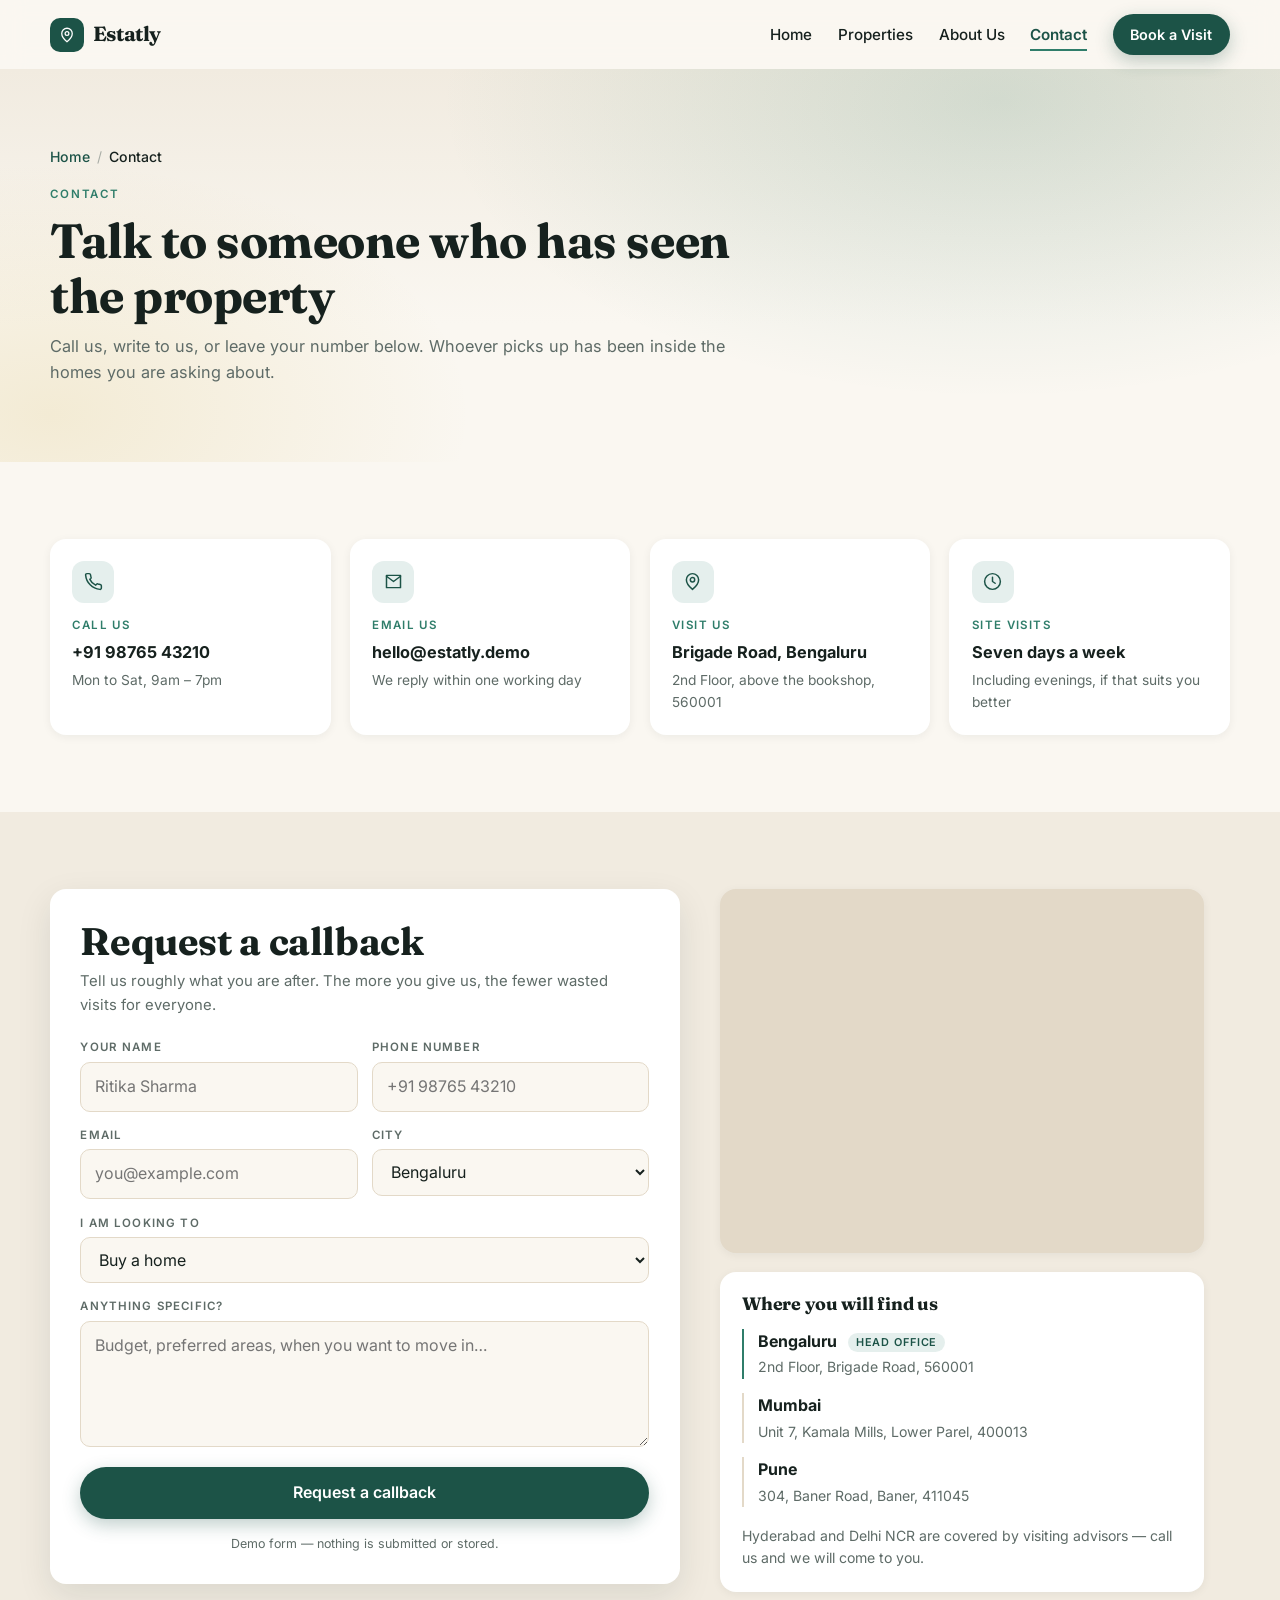
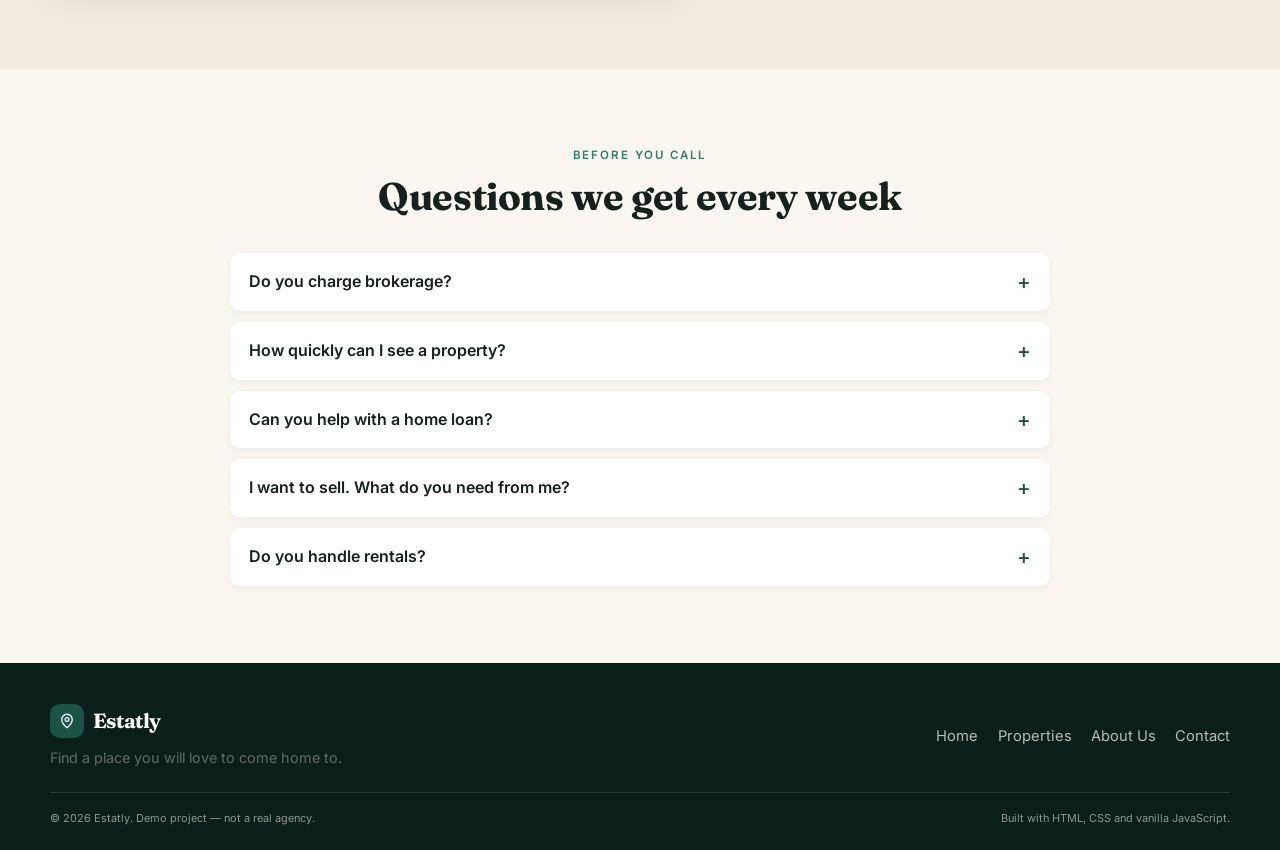
<file: contact.html>
<!DOCTYPE html>
<html lang="en">
<head>
<meta charset="UTF-8">
<meta name="viewport" content="width=device-width, initial-scale=1">
<title>Contact &mdash; Estatly</title>
<meta name="description" content="Talk to an Estatly advisor. Call, email or drop into the Bengaluru office, or request a callback within one working day.">
<link rel="preconnect" href="https://fonts.googleapis.com">
<link rel="preconnect" href="https://fonts.gstatic.com" crossorigin>
<link href="https://fonts.googleapis.com/css2?family=Fraunces:opsz,wght@9..144,500;9..144,700&family=Inter:wght@400;500;600&display=swap" rel="stylesheet">
<link rel="stylesheet" href="assets/css/style.css">
</head>
<body id="top" class="contact-page">

<!-- ============ ICON SPRITE (same set as index.html) ============ -->
<svg hidden aria-hidden="true">
  <symbol id="i-shield" viewBox="0 0 24 24"><path d="M12 3l7 3v6c0 4.4-3 8.3-7 9-4-0.7-7-4.6-7-9V6l7-3z"/><path d="M9 12l2 2 4-4"/></symbol>
  <symbol id="i-tag" viewBox="0 0 24 24"><path d="M20.6 13.4L12 22l-9-9V4h9l8.6 8.6a1.9 1.9 0 010 2.8z"/><circle cx="7.5" cy="7.5" r="1.2"/></symbol>
  <symbol id="i-key" viewBox="0 0 24 24"><circle cx="8" cy="8" r="4"/><path d="M11 11l9 9M17 17l2-2M15 15l2-2"/></symbol>
  <symbol id="i-chat" viewBox="0 0 24 24"><path d="M21 12a8 8 0 01-11.6 7.1L4 21l1.9-5.4A8 8 0 1121 12z"/></symbol>
  <symbol id="i-bed" viewBox="0 0 24 24"><path d="M3 18v-8h18v8M3 14h18M6 10V7h5v3"/></symbol>
  <symbol id="i-bath" viewBox="0 0 24 24"><path d="M4 12h16v3a4 4 0 01-4 4H8a4 4 0 01-4-4v-3zM7 12V6a2 2 0 014 0"/></symbol>
  <symbol id="i-area" viewBox="0 0 24 24"><path d="M4 4h16v16H4z"/><path d="M9 4v5H4M15 20v-5h5"/></symbol>
  <symbol id="i-pin" viewBox="0 0 24 24"><path d="M12 21s7-5.6 7-11a7 7 0 10-14 0c0 5.4 7 11 7 11z"/><circle cx="12" cy="10" r="2.5"/></symbol>
  <symbol id="i-search" viewBox="0 0 24 24"><circle cx="11" cy="11" r="7"/><path d="M20 20l-3.5-3.5"/></symbol>
  <symbol id="i-phone" viewBox="0 0 24 24"><path d="M21 16.9v2.6a1.5 1.5 0 01-1.7 1.5A18 18 0 013 4.7 1.5 1.5 0 014.5 3h2.6a1.5 1.5 0 011.5 1.3c.1.9.3 1.8.6 2.6a1.5 1.5 0 01-.3 1.6L7.8 9.6a14 14 0 006.6 6.6l1.1-1.1a1.5 1.5 0 011.6-.3c.8.3 1.7.5 2.6.6A1.5 1.5 0 0121 16.9z"/></symbol>
  <symbol id="i-mail" viewBox="0 0 24 24"><path d="M4 5h16v14H4z"/><path d="M4 6l8 6 8-6"/></symbol>
  <symbol id="i-star" viewBox="0 0 24 24"><path d="M12 3.5l2.6 5.3 5.9.9-4.3 4.1 1 5.8-5.2-2.7-5.2 2.7 1-5.8L3.5 9.7l5.9-.9L12 3.5z"/></symbol>
  <symbol id="i-arrow" viewBox="0 0 24 24"><path d="M5 12h14M13 6l6 6-6 6"/></symbol>
  <symbol id="i-clock" viewBox="0 0 24 24"><circle cx="12" cy="12" r="9"/><path d="M12 7v5l3 2"/></symbol>
</svg>

<!-- ================= HEADER ================= -->
<header class="site-header" id="header">
  <div class="wrap header-inner">
    <a class="brand" href="index.html">
      <span class="brand-mark"><svg class="icon" aria-hidden="true"><use href="#i-pin"/></svg></span>
      <span class="brand-name">Estatly</span>
    </a>

    <nav class="nav" id="nav">
      <a href="index.html">Home</a>
      <a href="properties.html">Properties</a>
      <a href="about.html">About Us</a>
      <a href="contact.html" aria-current="page">Contact</a>
      <a class="btn btn-sm nav-cta" href="#callback">Book a Visit</a>
    </nav>

    <button class="nav-toggle" id="navToggle" aria-label="Open menu" aria-expanded="false">
      <span></span><span></span><span></span>
    </button>
  </div>
</header>

<!-- ================= PAGE HERO ================= -->
<section class="page-hero">
  <div class="hero-bg" aria-hidden="true"></div>
  <div class="wrap">
    <div class="page-hero-inner">
      <nav class="breadcrumb" aria-label="Breadcrumb">
        <a href="index.html">Home</a>
        <span class="sep">/</span>
        <span aria-current="page">Contact</span>
      </nav>
      <p class="eyebrow">Contact</p>
      <h1>Talk to someone who has seen the property</h1>
      <p class="lede">
        Call us, write to us, or leave your number below. Whoever picks up has
        been inside the homes you are asking about.
      </p>
    </div>
  </div>
</section>

<!-- ================= CONTACT DETAILS ================= -->
<section class="section">
  <div class="wrap">
    <div class="contact-cards">
      <a class="contact-card reveal" style="--d: 0ms" href="tel:+919876543210">
        <span class="feature-icon"><svg class="icon" aria-hidden="true"><use href="#i-phone"/></svg></span>
        <span class="contact-label">Call us</span>
        <strong>+91 98765 43210</strong>
        <span class="muted">Mon to Sat, 9am &ndash; 7pm</span>
      </a>
      <a class="contact-card reveal" style="--d: 80ms" href="mailto:hello@estatly.demo">
        <span class="feature-icon"><svg class="icon" aria-hidden="true"><use href="#i-mail"/></svg></span>
        <span class="contact-label">Email us</span>
        <strong>hello@estatly.demo</strong>
        <span class="muted">We reply within one working day</span>
      </a>
      <div class="contact-card reveal" style="--d: 160ms">
        <span class="feature-icon"><svg class="icon" aria-hidden="true"><use href="#i-pin"/></svg></span>
        <span class="contact-label">Visit us</span>
        <strong>Brigade Road, Bengaluru</strong>
        <span class="muted">2nd Floor, above the bookshop, 560001</span>
      </div>
      <div class="contact-card reveal" style="--d: 240ms">
        <span class="feature-icon"><svg class="icon" aria-hidden="true"><use href="#i-clock"/></svg></span>
        <span class="contact-label">Site visits</span>
        <strong>Seven days a week</strong>
        <span class="muted">Including evenings, if that suits you better</span>
      </div>
    </div>
  </div>
</section>

<!-- ================= FORM + MAP ================= -->
<section class="section section-alt" id="callback">
  <div class="wrap contact-layout">

    <div class="form-card reveal">
      <h2>Request a callback</h2>
      <p class="muted">Tell us roughly what you are after. The more you give us, the fewer wasted visits for everyone.</p>

      <form novalidate>
        <div class="form-row">
          <div class="field">
            <label for="c-name">Your name</label>
            <input type="text" id="c-name" name="name" placeholder="Ritika Sharma" required>
          </div>
          <div class="field">
            <label for="c-phone">Phone number</label>
            <input type="tel" id="c-phone" name="phone" placeholder="+91 98765 43210" required>
          </div>
        </div>

        <div class="form-row">
          <div class="field">
            <label for="c-email">Email</label>
            <input type="email" id="c-email" name="email" placeholder="you@example.com">
          </div>
          <div class="field">
            <label for="c-city">City</label>
            <select id="c-city" name="city">
              <option>Bengaluru</option>
              <option>Mumbai</option>
              <option>Pune</option>
              <option>Hyderabad</option>
              <option>Delhi NCR</option>
            </select>
          </div>
        </div>

        <div class="field">
          <label for="c-interest">I am looking to</label>
          <select id="c-interest" name="interest">
            <option>Buy a home</option>
            <option>Sell a property</option>
            <option>Rent a space</option>
            <option>Something else</option>
          </select>
        </div>

        <div class="field">
          <label for="c-message">Anything specific?</label>
          <textarea id="c-message" name="message" rows="4" placeholder="Budget, preferred areas, when you want to move in&hellip;"></textarea>
        </div>

        <button class="btn btn-block" type="submit">Request a callback</button>
        <p class="form-note">Demo form &mdash; nothing is submitted or stored.</p>
      </form>
    </div>

    <div class="contact-aside reveal">
      <div class="map-embed">
        <iframe
          title="Map showing the Estatly office on Brigade Road, Bengaluru"
          src="https://www.openstreetmap.org/export/embed.html?bbox=77.6008%2C12.9679%2C77.6128%2C12.9759&layer=mapnik&marker=12.9719%2C77.6068"
          loading="lazy" referrerpolicy="no-referrer-when-downgrade"></iframe>
      </div>

      <div class="office-list">
        <h3>Where you will find us</h3>
        <ul>
          <li>
            <strong>Bengaluru <span class="office-tag">Head office</span></strong>
            <span class="muted">2nd Floor, Brigade Road, 560001</span>
          </li>
          <li>
            <strong>Mumbai</strong>
            <span class="muted">Unit 7, Kamala Mills, Lower Parel, 400013</span>
          </li>
          <li>
            <strong>Pune</strong>
            <span class="muted">304, Baner Road, Baner, 411045</span>
          </li>
        </ul>
        <p class="muted office-note">Hyderabad and Delhi NCR are covered by visiting advisors &mdash; call us and we will come to you.</p>
      </div>
    </div>

  </div>
</section>

<!-- ================= FAQ ================= -->
<section class="section">
  <div class="wrap">
    <div class="section-head center reveal">
      <div>
        <p class="eyebrow">Before you call</p>
        <h2>Questions we get every week</h2>
      </div>
    </div>

    <div class="faq reveal">
      <details>
        <summary>Do you charge brokerage?</summary>
        <p class="muted">Not on new projects &mdash; the developer pays us. On resale properties the brokerage is agreed with you in writing before any paperwork starts.</p>
      </details>
      <details>
        <summary>How quickly can I see a property?</summary>
        <p class="muted">Usually within 48 hours, often the same evening. Site visits are free and we do not ask for anything up front.</p>
      </details>
      <details>
        <summary>Can you help with a home loan?</summary>
        <p class="muted">Yes. We prepare the file with you and take it to the lenders we work with. There is no fee for it, and no obligation to use them.</p>
      </details>
      <details>
        <summary>I want to sell. What do you need from me?</summary>
        <p class="muted">A call, then a visit. We photograph and measure the property ourselves and come back to you with a price we can defend.</p>
      </details>
      <details>
        <summary>Do you handle rentals?</summary>
        <p class="muted">For office space and select residential properties, yes. Call us and we will tell you honestly whether we are the right people for it.</p>
      </details>
    </div>
  </div>
</section>

<!-- ================= FOOTER ================= -->
<footer class="site-footer">
  <div class="wrap footer-inner">
    <div>
      <a class="brand" href="index.html">
        <span class="brand-mark"><svg class="icon" aria-hidden="true"><use href="#i-pin"/></svg></span>
        <span class="brand-name">Estatly</span>
      </a>
      <p class="muted footer-blurb">Find a place you will love to come home to.</p>
    </div>
    <nav class="footer-nav">
      <a href="index.html">Home</a>
      <a href="properties.html">Properties</a>
      <a href="about.html">About Us</a>
      <a href="contact.html">Contact</a>
    </nav>
  </div>
  <div class="wrap footer-bar">
    <small>&copy; 2026 Estatly. Demo project &mdash; not a real agency.</small>
    <small>Built with HTML, CSS and vanilla JavaScript.</small>
  </div>
</footer>

<a class="to-top" href="#top" id="toTop" aria-label="Back to top"><svg class="icon" aria-hidden="true"><use href="#i-arrow"/></svg></a>

<script src="assets/js/main.js"></script>
</body>
</html>
</file>
<file: assets/css/style.css>
/* =========================================================
   Estatly — demo real estate home page
   Palette: deep green + warm sand, serif display headings
   ========================================================= */

:root {
  --green-900: #0f2a24;
  --green-800: #164035;
  --green-700: #1c5347;
  --green-500: #2f7d6a;
  --sand-100: #faf7f1;
  --sand-200: #f1ebe0;
  --sand-300: #e3d9c8;
  --gold: #c9a227;
  --ink: #16211e;
  --muted: #5e6b67;
  --white: #ffffff;

  --section-pad: clamp(3rem, 6vw, 4.8rem);
  --radius: 16px;
  --radius-sm: 10px;
  --shadow-sm: 0 2px 10px rgba(15, 42, 36, .06);
  --shadow: 0 12px 34px rgba(15, 42, 36, .10);
  --shadow-lg: 0 24px 60px rgba(15, 42, 36, .16);
  --ease: cubic-bezier(.22, .61, .36, 1);
}

* { box-sizing: border-box; }

html { scroll-behavior: smooth; }

body {
  margin: 0;
  background: var(--sand-100);
  color: var(--ink);
  font-family: "Inter", "Segoe UI", system-ui, -apple-system, sans-serif;
  font-size: 16px;
  line-height: 1.6;
  -webkit-font-smoothing: antialiased;
}

h1, h2, h3 {
  font-family: "Fraunces", Georgia, "Times New Roman", serif;
  font-weight: 700;
  line-height: 1.15;
  margin: 0 0 .5em;
  letter-spacing: -.01em;
}

h1 { font-size: clamp(2.1rem, 5.4vw, 3.8rem); }
h2 { font-size: clamp(1.6rem, 3.2vw, 2.4rem); }
h3 { font-size: 1.12rem; }

p { margin: 0 0 1rem; }
a { color: inherit; text-decoration: none; }
img { max-width: 100%; display: block; }

/* The `hidden` attribute does NOT hide an <svg>: the browser's built-in
   [hidden] rule is scoped to the HTML namespace, and <svg> is not in it.
   Without this the icon sprite renders as a 150px inline box and pushes
   the header down the page. */
svg[hidden] { display: none; }
ul { margin: 0; padding: 0; list-style: none; }

.wrap {
  width: min(1180px, 100% - 40px);
  margin-inline: auto;
}

.muted { color: var(--muted); }

.eyebrow {
  text-transform: uppercase;
  letter-spacing: .16em;
  font-size: .72rem;
  font-weight: 600;
  color: var(--green-500);
  margin-bottom: .6rem;
}

/* Icons come from the <symbol> sprite at the top of index.html, so the
   stroke styling lives here rather than on every <svg> tag. */
.icon {
  width: 18px;
  height: 18px;
  flex: none;
  fill: none;
  stroke: currentColor;
  stroke-width: 1.7;
  stroke-linecap: round;
  stroke-linejoin: round;
}

/* ---------------- buttons ---------------- */
.btn {
  display: inline-flex;
  align-items: center;
  gap: .5rem;
  padding: .85rem 1.5rem;
  border: 0;
  border-radius: 999px;
  background: var(--green-700);
  color: var(--white);
  font: inherit;
  font-weight: 600;
  cursor: pointer;
  transition: transform .25s var(--ease), box-shadow .25s var(--ease), background .25s var(--ease);
  box-shadow: 0 6px 18px rgba(28, 83, 71, .28);
}
.btn:hover { background: var(--green-900); transform: translateY(-2px); box-shadow: 0 12px 26px rgba(28, 83, 71, .34); }
.btn:active { transform: translateY(0); }
.btn .icon { transition: transform .25s var(--ease); }
.btn:hover .icon { transform: translateX(3px); }
.btn-sm { padding: .55rem 1.1rem; font-size: .9rem; }
.btn-block { width: 100%; justify-content: center; }

.link-arrow {
  display: inline-flex;
  align-items: center;
  gap: .4rem;
  font-weight: 600;
  color: var(--green-700);
  white-space: nowrap;
}
.link-arrow .icon { transition: transform .25s var(--ease); }
.link-arrow:hover .icon { transform: translateX(4px); }
.link-arrow.sm { font-size: .88rem; }

/* ---------------- header ---------------- */
.site-header {
  position: sticky;
  top: 0;
  z-index: 50;
  background: rgba(250, 247, 241, .82);
  backdrop-filter: blur(12px);
  transition: box-shadow .3s var(--ease), background .3s var(--ease);
}
.site-header.scrolled {
  background: rgba(250, 247, 241, .96);
  box-shadow: var(--shadow-sm);
}
.header-inner {
  display: flex;
  align-items: center;
  justify-content: space-between;
  gap: 1rem;
  padding: .9rem 0;
}

.brand { display: inline-flex; align-items: center; gap: .55rem; }
.brand-mark {
  display: grid;
  place-items: center;
  width: 34px; height: 34px;
  border-radius: 10px;
  background: var(--green-700);
  color: var(--white);
  transition: transform .35s var(--ease);
}
.brand:hover .brand-mark { transform: rotate(-8deg) scale(1.06); }
.brand-name {
  font-family: "Fraunces", Georgia, serif;
  font-weight: 700;
  font-size: 1.28rem;
  letter-spacing: -.02em;
}

.nav { display: flex; align-items: center; gap: 1.6rem; }
/* :not(.btn) so this does not override the CTA pill's own padding and
   font-size -- ".nav > a" is more specific than ".btn-sm" and was
   flattening it to zero horizontal padding. */
.nav > a:not(.btn) { font-weight: 500; font-size: .95rem; position: relative; padding: .25rem 0; }
.nav > a:not(.btn)::after {
  content: "";
  position: absolute;
  left: 0; bottom: 0;
  width: 100%; height: 2px;
  background: var(--green-500);
  transform: scaleX(0);
  transform-origin: right;
  transition: transform .3s var(--ease);
}
.nav > a:not(.btn):hover::after { transform: scaleX(1); transform-origin: left; }

.nav-toggle {
  display: none;
  flex-direction: column;
  gap: 5px;
  width: 42px; height: 38px;
  align-items: center;
  justify-content: center;
  background: var(--white);
  border: 1px solid var(--sand-300);
  border-radius: 10px;
  cursor: pointer;
}
.nav-toggle span {
  display: block;
  width: 18px; height: 2px;
  background: var(--ink);
  border-radius: 2px;
  transition: transform .3s var(--ease), opacity .2s var(--ease);
}
.nav-toggle.open span:nth-child(1) { transform: translateY(7px) rotate(45deg); }
.nav-toggle.open span:nth-child(2) { opacity: 0; }
.nav-toggle.open span:nth-child(3) { transform: translateY(-7px) rotate(-45deg); }

/* ---------------- hero ---------------- */
.hero {
  position: relative;
  overflow: hidden;
  padding: clamp(2rem, 4vw, 3.25rem) 0 clamp(3.5rem, 6vw, 5rem);
}
.hero-bg {
  position: absolute;
  inset: 0;
  background:
    radial-gradient(900px 480px at 78% 8%, rgba(47, 125, 106, .16), transparent 62%),
    radial-gradient(700px 420px at 4% 88%, rgba(201, 162, 39, .14), transparent 60%),
    linear-gradient(180deg, var(--sand-200), var(--sand-100) 65%);
}
.hero-blob {
  position: absolute;
  border-radius: 50%;
  filter: blur(60px);
  opacity: .5;
  animation: float 14s ease-in-out infinite;
}
.blob-a { width: 320px; height: 320px; background: rgba(47, 125, 106, .35); top: -60px; right: 8%; }
.blob-b { width: 260px; height: 260px; background: rgba(201, 162, 39, .32); bottom: -80px; left: 6%; animation-delay: -6s; }

@keyframes float {
  0%, 100% { transform: translate3d(0, 0, 0) scale(1); }
  50%      { transform: translate3d(0, -26px, 0) scale(1.08); }
}

.hero-inner { position: relative; text-align: center; }
.hero-title { margin-bottom: 1rem; }
.hero-title .accent {
  color: var(--green-700);
  position: relative;
  display: inline-block;
}
.hero-title .accent::after {
  content: "";
  position: absolute;
  left: 0; right: 0; bottom: .08em;
  height: .28em;
  background: rgba(201, 162, 39, .32);
  border-radius: 4px;
  transform: scaleX(0);
  transform-origin: left;
  animation: underline 1s var(--ease) 1.1s forwards;
  z-index: -1;
}
@keyframes underline { to { transform: scaleX(1); } }

.hero-sub {
  max-width: 620px;
  margin: 0 auto 2.2rem;
  color: var(--muted);
  font-size: 1.05rem;
}

/* search card */
.search-card {
  display: grid;
  grid-template-columns: repeat(3, 1fr) auto;
  gap: 1rem;
  align-items: end;
  background: var(--white);
  padding: 1.1rem;
  border-radius: var(--radius);
  box-shadow: var(--shadow);
  max-width: 900px;
  margin: 0 auto;
  text-align: left;
}
.field { display: flex; flex-direction: column; gap: .3rem; }
.field label {
  font-size: .72rem;
  font-weight: 600;
  text-transform: uppercase;
  letter-spacing: .1em;
  color: var(--muted);
}
.field select,
.field input,
.field textarea,
.cta-form input,
.cta-form select,
.cta-form textarea {
  font: inherit;
  padding: .7rem .85rem;
  border: 1px solid var(--sand-300);
  border-radius: var(--radius-sm);
  background: var(--sand-100);
  color: var(--ink);
  transition: border-color .2s var(--ease), box-shadow .2s var(--ease);
}
.field select:focus,
.field input:focus,
.field textarea:focus,
.cta-form input:focus,
.cta-form select:focus,
.cta-form textarea:focus {
  outline: none;
  border-color: var(--green-500);
  box-shadow: 0 0 0 3px rgba(47, 125, 106, .16);
}
.btn-search { height: 46px; }

.hero-chips {
  display: flex;
  flex-wrap: wrap;
  justify-content: center;
  gap: .6rem;
  margin-top: 1.6rem;
}
.hero-chips li {
  background: rgba(255, 255, 255, .8);
  border: 1px solid var(--sand-300);
  padding: .35rem .9rem;
  border-radius: 999px;
  font-size: .85rem;
  color: var(--muted);
}

/* ---------------- stats ---------------- */
.stats { padding: 2.5rem 0; }
.stats-grid {
  display: grid;
  grid-template-columns: repeat(4, 1fr);
  gap: 1rem;
  background: var(--green-900);
  border-radius: var(--radius);
  padding: 2rem 1rem;
  color: var(--sand-100);
  box-shadow: var(--shadow);
}
.stat { text-align: center; }
.stat-value {
  font-family: "Fraunces", Georgia, serif;
  font-size: clamp(1.7rem, 3.4vw, 2.5rem);
  font-weight: 700;
  color: var(--white);
}
.stat-label {
  font-size: .85rem;
  letter-spacing: .04em;
  color: rgba(250, 247, 241, .72);
}

/* ---------------- sections ---------------- */
.section { padding: var(--section-pad) 0; }
.section-alt { background: var(--sand-200); }

.section-head {
  display: flex;
  align-items: flex-end;
  justify-content: space-between;
  gap: 1.5rem;
  margin-bottom: 2.2rem;
}
.section-head h2 { margin-bottom: 0; }
.section-head.center { justify-content: center; text-align: center; }

/* ---------------- property cards ---------------- */
.cards {
  display: grid;
  grid-template-columns: repeat(auto-fit, minmax(300px, 1fr));
  gap: 1.5rem;
}
.card {
  background: var(--white);
  border-radius: var(--radius);
  overflow: hidden;
  box-shadow: var(--shadow-sm);
  transition: transform .35s var(--ease), box-shadow .35s var(--ease);
  display: flex;
  flex-direction: column;
}
.card:hover { transform: translateY(-8px); box-shadow: var(--shadow-lg); }

.card-media {
  position: relative;
  aspect-ratio: 16 / 10;
  overflow: hidden;
  background: linear-gradient(135deg, var(--green-700), var(--green-500));
}
.card-media img {
  width: 100%; height: 100%;
  object-fit: cover;
  transition: transform .6s var(--ease);
}
.card:hover .card-media img { transform: scale(1.07); }

.badge {
  position: absolute;
  top: .8rem; left: .8rem;
  background: var(--gold);
  color: #2a2205;
  font-size: .72rem;
  font-weight: 600;
  letter-spacing: .05em;
  text-transform: uppercase;
  padding: .3rem .7rem;
  border-radius: 999px;
}
.card-price {
  position: absolute;
  bottom: .8rem; left: .8rem;
  background: rgba(15, 42, 36, .88);
  color: var(--white);
  font-weight: 600;
  padding: .35rem .8rem;
  border-radius: 999px;
  backdrop-filter: blur(4px);
}

.card-body { padding: 1.2rem 1.2rem 1rem; display: flex; flex-direction: column; flex: 1; }
.card-body h3 { margin-bottom: .3rem; }
.card-loc {
  display: flex;
  align-items: center;
  gap: .35rem;
  color: var(--muted);
  font-size: .9rem;
  margin-bottom: .9rem;
}
.card-loc .icon { width: 16px; height: 16px; color: var(--green-500); }

.card-meta {
  display: flex;
  flex-wrap: wrap;
  gap: .9rem;
  padding: .8rem 0;
  border-top: 1px solid var(--sand-200);
  border-bottom: 1px solid var(--sand-200);
  font-size: .88rem;
  color: var(--muted);
}
.card-meta li { display: flex; align-items: center; gap: .35rem; }
.card-meta .icon { width: 16px; height: 16px; color: var(--green-500); }

.card-foot {
  margin-top: auto;
  padding-top: .9rem;
  display: flex;
  align-items: center;
  justify-content: space-between;
  gap: 1rem;
}
.card-type {
  font-size: .78rem;
  text-transform: uppercase;
  letter-spacing: .08em;
  color: var(--muted);
}

/* ---------------- why us ---------------- */
.why-grid {
  display: grid;
  grid-template-columns: 1fr 1.1fr;
  gap: clamp(2rem, 5vw, 4rem);
  align-items: start;
}
.why-intro h2 { margin-bottom: .8rem; }
.why-intro .btn { margin-top: .6rem; }

.why-list { display: grid; gap: 1rem; }
.feature {
  display: flex;
  gap: 1rem;
  background: var(--white);
  padding: 1.15rem;
  border-radius: var(--radius);
  box-shadow: var(--shadow-sm);
  transition: transform .3s var(--ease), box-shadow .3s var(--ease);
}
.feature:hover { transform: translateX(6px); box-shadow: var(--shadow); }
.feature h3 { margin-bottom: .2rem; }
.feature p { margin: 0; font-size: .93rem; }
.feature-icon {
  display: grid;
  place-items: center;
  width: 42px; height: 42px;
  flex: none;
  border-radius: 12px;
  background: rgba(47, 125, 106, .12);
  color: var(--green-700);
}
.feature-icon .icon { width: 21px; height: 21px; }

/* ---------------- testimonials ---------------- */
.quotes {
  display: grid;
  grid-template-columns: repeat(auto-fit, minmax(280px, 1fr));
  gap: 1.5rem;
}
.quote {
  margin: 0;
  background: var(--white);
  border-radius: var(--radius);
  padding: 1.4rem;
  box-shadow: var(--shadow-sm);
  border-top: 3px solid var(--green-500);
  transition: transform .3s var(--ease), box-shadow .3s var(--ease);
}
.quote:hover { transform: translateY(-5px); box-shadow: var(--shadow); }
.stars { display: flex; gap: .15rem; margin-bottom: .8rem; color: var(--sand-300); }
.stars .on { color: var(--gold); }
.stars .icon { width: 17px; height: 17px; fill: currentColor; stroke: none; }
.quote blockquote { margin: 0 0 1.1rem; font-size: .97rem; color: #2c3a36; }
.quote figcaption { display: flex; align-items: center; gap: .7rem; }
.avatar {
  display: grid;
  place-items: center;
  width: 38px; height: 38px;
  border-radius: 50%;
  background: var(--green-700);
  color: var(--white);
  font-weight: 600;
}
.quote figcaption strong { display: block; font-size: .93rem; }
.quote figcaption small { color: var(--muted); }

/* ---------------- cta ---------------- */
.cta {
  background:
    radial-gradient(600px 300px at 15% 20%, rgba(47, 125, 106, .35), transparent 60%),
    var(--green-900);
  color: var(--sand-100);
  padding: clamp(3rem, 6vw, 4.5rem) 0;
}
.cta-inner {
  display: grid;
  grid-template-columns: 1fr 1fr;
  gap: clamp(2rem, 5vw, 3.5rem);
  align-items: center;
}
.cta h2 { color: var(--white); }
.cta p { color: rgba(250, 247, 241, .78); }
.cta-contact { display: grid; gap: .7rem; margin-top: 1.5rem; }
.cta-contact li { display: flex; align-items: center; gap: .6rem; font-size: .95rem; }
.cta-contact .icon { color: var(--gold); }
.cta-contact a:hover { color: var(--gold); }

.cta-form {
  display: grid;
  gap: .7rem;
  background: rgba(255, 255, 255, .06);
  border: 1px solid rgba(250, 247, 241, .16);
  padding: 1.4rem;
  border-radius: var(--radius);
  backdrop-filter: blur(6px);
}
.cta-form input,
.cta-form select,
.cta-form textarea {
  background: rgba(250, 247, 241, .95);
  border-color: transparent;
}
.cta-form textarea { resize: vertical; }
.form-note { margin: 0; font-size: .78rem; color: rgba(250, 247, 241, .6); text-align: center; }

/* ---------------- footer ---------------- */
.site-footer { background: #0b1f1a; color: rgba(250, 247, 241, .72); padding: 2.6rem 0 1.4rem; }
.footer-inner {
  display: flex;
  flex-wrap: wrap;
  gap: 1.5rem;
  justify-content: space-between;
  align-items: center;
  padding-bottom: 1.4rem;
  border-bottom: 1px solid rgba(250, 247, 241, .12);
}
.site-footer .brand-name { color: var(--white); }
.footer-blurb { margin: .5rem 0 0; font-size: .9rem; }
.footer-nav { display: flex; flex-wrap: wrap; gap: 1.2rem; font-size: .92rem; }
.footer-nav a:hover { color: var(--gold); }
.footer-bar {
  display: flex;
  flex-wrap: wrap;
  gap: .6rem;
  justify-content: space-between;
  padding-top: 1.1rem;
  font-size: .82rem;
  color: rgba(250, 247, 241, .55);
}

/* ---------------- back to top ---------------- */
.to-top {
  position: fixed;
  right: 20px; bottom: 20px;
  width: 44px; height: 44px;
  display: grid;
  place-items: center;
  border-radius: 50%;
  background: var(--green-700);
  color: var(--white);
  box-shadow: var(--shadow);
  opacity: 0;
  visibility: hidden;
  transform: translateY(14px);
  transition: all .3s var(--ease);
  z-index: 40;
}
.to-top.show { opacity: 1; visibility: visible; transform: translateY(0); }
.to-top .icon { transform: rotate(-90deg); }
.to-top:hover { background: var(--green-900); }

/* ---------------- animations ---------------- */
.fade-up {
  opacity: 0;
  transform: translateY(24px);
  animation: fadeUp .8s var(--ease) forwards;
}
.delay-1 { animation-delay: .12s; }
.delay-2 { animation-delay: .24s; }
.delay-3 { animation-delay: .36s; }
.delay-4 { animation-delay: .48s; }

@keyframes fadeUp {
  to { opacity: 1; transform: translateY(0); }
}

.reveal {
  opacity: 0;
  transform: translateY(28px);
  transition: opacity .7s var(--ease) var(--d, 0ms), transform .7s var(--ease) var(--d, 0ms);
}
.reveal.visible { opacity: 1; transform: translateY(0); }

/* ---------------- responsive ---------------- */
@media (max-width: 960px) {
  .search-card { grid-template-columns: 1fr 1fr; }
  .btn-search { grid-column: 1 / -1; justify-content: center; }
  .why-grid, .cta-inner { grid-template-columns: 1fr; }
  .stats-grid { grid-template-columns: repeat(2, 1fr); row-gap: 1.6rem; }
}

@media (max-width: 760px) {
  .nav-toggle { display: flex; }
  .nav {
    position: absolute;
    top: 100%; left: 0; right: 0;
    flex-direction: column;
    align-items: stretch;
    gap: 0;
    background: var(--sand-100);
    padding: .5rem 20px 1.2rem;
    box-shadow: var(--shadow);
    clip-path: inset(0 0 100% 0);
    opacity: 0;
    pointer-events: none;
    transition: clip-path .4s var(--ease), opacity .3s var(--ease);
  }
  .nav.open { clip-path: inset(0 0 0 0); opacity: 1; pointer-events: auto; }
  .nav > a:not(.btn) { padding: .75rem 0; border-bottom: 1px solid var(--sand-300); }
  .nav-cta { margin-top: .9rem; justify-content: center; border-bottom: 0; }
  .site-header { position: sticky; }
  .header-inner { position: relative; }
  .section-head { flex-direction: column; align-items: flex-start; }
  .search-card { grid-template-columns: 1fr; }
}

@media (prefers-reduced-motion: reduce) {
  *, *::before, *::after {
    animation-duration: .01ms !important;
    animation-iteration-count: 1 !important;
    transition-duration: .01ms !important;
    scroll-behavior: auto !important;
  }
  .fade-up, .reveal { opacity: 1; transform: none; }
}

/* =========================================================
   Properties listing page (properties.html)
   ========================================================= */

/* Compact version of the home page hero -- reuses .hero-bg for the
   same gradient wash so the two pages feel like one site. */
.page-hero {
  position: relative;
  overflow: hidden;
  padding: clamp(2rem, 4.5vw, 3.2rem) 0 clamp(1.4rem, 3vw, 2rem);
}
.page-hero-inner { position: relative; max-width: 720px; }
.page-hero h1 { font-size: clamp(1.9rem, 4.2vw, 3rem); margin-bottom: .6rem; }
.page-hero .lede { color: var(--muted); font-size: 1.02rem; margin: 0; }

/* the page hero already supplies the top breathing room */
.listings { padding-top: clamp(1.2rem, 2.5vw, 1.8rem); }

.breadcrumb {
  display: flex;
  align-items: center;
  gap: .45rem;
  font-size: .88rem;
  color: var(--muted);
  margin-bottom: 1rem;
}
.breadcrumb a { color: var(--green-700); font-weight: 500; }
.breadcrumb a:hover { text-decoration: underline; }
.breadcrumb .sep { opacity: .5; }
.breadcrumb [aria-current] { color: var(--ink); font-weight: 500; }

/* current page marker in the header nav */
.nav > a[aria-current="page"] { color: var(--green-700); font-weight: 600; }
.nav > a[aria-current="page"]::after { transform: scaleX(1); }

/* ---------------- filter bar ---------------- */
/* Deliberately not a <form>: main.js intercepts every form submit with the
   "this is a demo" message, and these filters apply live on change. */
.filters {
  display: grid;
  grid-template-columns: repeat(4, 1fr) auto;
  gap: 1rem;
  align-items: end;
  background: var(--white);
  padding: 1.1rem;
  border-radius: var(--radius);
  box-shadow: var(--shadow);
}
.btn-reset {
  height: 46px;
  background: var(--sand-200);
  color: var(--ink);
  box-shadow: none;
}
.btn-reset:hover { background: var(--sand-300); box-shadow: none; transform: translateY(-2px); }

.results-row {
  display: flex;
  flex-wrap: wrap;
  align-items: center;
  justify-content: space-between;
  gap: 1rem;
  margin: 1.8rem 0 1.4rem;
}
.results-count { margin: 0; color: var(--muted); font-size: .95rem; }
.results-count strong { color: var(--ink); }
.sort {
  display: flex;
  align-items: center;
  gap: .55rem;
  font-size: .9rem;
  color: var(--muted);
}
.sort select {
  font: inherit;
  padding: .5rem .8rem;
  border: 1px solid var(--sand-300);
  border-radius: var(--radius-sm);
  background: var(--white);
  color: var(--ink);
}
.sort select:focus {
  outline: none;
  border-color: var(--green-500);
  box-shadow: 0 0 0 3px rgba(47, 125, 106, .16);
}

.card.is-hidden { display: none; }

.no-results {
  display: none;
  text-align: center;
  padding: 3.2rem 1.2rem;
  background: var(--white);
  border-radius: var(--radius);
  box-shadow: var(--shadow-sm);
}
.no-results.show { display: block; }
.no-results .feature-icon { margin: 0 auto .9rem; }
.no-results h3 { margin-bottom: .3rem; }
.no-results p { margin: 0 0 1.2rem; }

/* listing cards carry a little more detail than the home page teasers */
.card-tags { display: flex; flex-wrap: wrap; gap: .4rem; margin: .9rem 0 0; }
.card-tags li {
  font-size: .76rem;
  color: var(--green-700);
  background: rgba(47, 125, 106, .1);
  padding: .22rem .6rem;
  border-radius: 999px;
}

/* ---------------- responsive ---------------- */
@media (max-width: 960px) {
  .filters { grid-template-columns: 1fr 1fr; }
  .btn-reset { grid-column: 1 / -1; justify-content: center; }
}

@media (max-width: 760px) {
  .filters { grid-template-columns: 1fr; }
  .results-row { flex-direction: column; align-items: flex-start; }
}

/* =========================================================
   About page (about.html)
   ========================================================= */
.about-story {
  display: grid;
  grid-template-columns: 1.05fr .95fr;
  gap: clamp(2rem, 5vw, 3.5rem);
  align-items: center;
}
.about-copy h2 { margin-bottom: .8rem; }
.about-copy .btn { margin-top: .4rem; }

.about-points { display: grid; gap: .7rem; margin: 1.4rem 0 1.6rem; }
.about-points li {
  display: flex;
  align-items: flex-start;
  gap: .65rem;
  font-size: .95rem;
}
.about-points .icon { color: var(--green-500); margin-top: .18rem; }

.about-figure { position: relative; margin: 0; }
.about-figure img {
  width: 100%;
  aspect-ratio: 4 / 3;
  object-fit: cover;
  border-radius: var(--radius);
  box-shadow: var(--shadow);
}
/* small card tucked over the photo, same trick as the card price pill */
.about-badge {
  position: absolute;
  left: -12px;
  bottom: -18px;
  background: var(--white);
  border-radius: var(--radius-sm);
  box-shadow: var(--shadow);
  padding: .8rem 1.1rem;
  max-width: 200px;
}
.about-badge strong {
  display: block;
  font-family: "Fraunces", Georgia, serif;
  font-size: 1.4rem;
  color: var(--green-700);
}
.about-badge span { font-size: .82rem; color: var(--muted); }

/* the four promises reuse .feature from the home page */
.value-grid {
  display: grid;
  grid-template-columns: repeat(auto-fit, minmax(260px, 1fr));
  gap: 1rem;
}

/* ---------------- team ---------------- */
.team {
  display: grid;
  grid-template-columns: repeat(auto-fit, minmax(220px, 1fr));
  gap: 1.5rem;
}
.team-card {
  background: var(--white);
  border-radius: var(--radius);
  overflow: hidden;
  box-shadow: var(--shadow-sm);
  transition: transform .35s var(--ease), box-shadow .35s var(--ease);
}
.team-card:hover { transform: translateY(-6px); box-shadow: var(--shadow); }
.team-photo {
  aspect-ratio: 1 / 1;
  overflow: hidden;
  background: linear-gradient(135deg, var(--green-700), var(--green-500));
}
.team-photo img {
  width: 100%; height: 100%;
  object-fit: cover;
  transition: transform .6s var(--ease);
}
.team-card:hover .team-photo img { transform: scale(1.06); }
.team-body { padding: 1.1rem 1.2rem 1.3rem; }
.team-body h3 { margin-bottom: .15rem; }
.team-body p { margin: 0; font-size: .9rem; }
.team-body .team-role {
  font-size: .76rem;
  text-transform: uppercase;
  letter-spacing: .08em;
  color: var(--green-700);
  margin-bottom: .5rem;
}

@media (max-width: 960px) {
  .about-story { grid-template-columns: 1fr; }
  .about-figure { order: -1; }
  .about-badge { left: auto; right: 12px; bottom: -14px; }
}

/* The About page stacks bands that each ship their own padding (.page-hero,
   .stats, .cta). One rule gives them all the same vertical rhythm. */
.about-page section,
.contact-page section { padding-block: var(--section-pad); }

/* =========================================================
   Contact page (contact.html)
   ========================================================= */
.contact-cards {
  display: grid;
  grid-template-columns: repeat(auto-fit, minmax(230px, 1fr));
  gap: 1.2rem;
}
.contact-card {
  display: flex;
  flex-direction: column;
  gap: .25rem;
  background: var(--white);
  padding: 1.4rem;
  border-radius: var(--radius);
  box-shadow: var(--shadow-sm);
  transition: transform .3s var(--ease), box-shadow .3s var(--ease);
}
a.contact-card:hover { transform: translateY(-6px); box-shadow: var(--shadow); }
.contact-card .feature-icon { margin-bottom: .6rem; }
.contact-label {
  font-size: .72rem;
  text-transform: uppercase;
  letter-spacing: .12em;
  font-weight: 600;
  color: var(--green-500);
}
.contact-card strong { font-size: 1.02rem; }
.contact-card .muted { font-size: .86rem; }

/* ---------------- form + map ---------------- */
.contact-layout {
  display: grid;
  grid-template-columns: 1.05fr .95fr;
  gap: clamp(1.5rem, 4vw, 2.5rem);
  align-items: start;
}
.form-card {
  background: var(--white);
  padding: clamp(1.3rem, 3vw, 1.9rem);
  border-radius: var(--radius);
  box-shadow: var(--shadow);
}
.form-card h2 { margin-bottom: .4rem; }
.form-card > .muted { font-size: .93rem; margin-bottom: 1.3rem; }
.form-card form { display: grid; gap: .9rem; }
.form-card .btn { margin-top: .3rem; }
.form-card .form-note { color: var(--muted); }
.form-row { display: grid; grid-template-columns: 1fr 1fr; gap: .9rem; }
.form-card textarea { resize: vertical; }

.contact-aside { display: grid; gap: 1.2rem; }
.map-embed {
  aspect-ratio: 4 / 3;
  border-radius: var(--radius);
  overflow: hidden;
  box-shadow: var(--shadow-sm);
  background: var(--sand-300);
}
.map-embed iframe { width: 100%; height: 100%; border: 0; display: block; }

.office-list {
  background: var(--white);
  padding: 1.4rem;
  border-radius: var(--radius);
  box-shadow: var(--shadow-sm);
}
.office-list h3 { margin-bottom: .9rem; }
.office-list ul { display: grid; gap: .9rem; }
.office-list li {
  display: flex;
  flex-direction: column;
  gap: .1rem;
  padding-left: .9rem;
  border-left: 2px solid var(--sand-300);
}
.office-list li:first-child { border-left-color: var(--green-500); }
.office-list .muted { font-size: .88rem; }
.office-tag {
  font-size: .68rem;
  text-transform: uppercase;
  letter-spacing: .08em;
  font-weight: 600;
  color: var(--green-700);
  background: rgba(47, 125, 106, .12);
  padding: .15rem .5rem;
  border-radius: 999px;
  margin-left: .4rem;
  vertical-align: middle;
}
.office-note { font-size: .86rem; margin: 1.1rem 0 0; }

/* ---------------- faq ---------------- */
/* Plain <details>, so it opens and closes with no JavaScript at all. */
.faq { max-width: 820px; margin-inline: auto; display: grid; gap: .7rem; }
.faq details {
  background: var(--white);
  border-radius: var(--radius-sm);
  box-shadow: var(--shadow-sm);
  padding: 0 1.2rem;
  transition: box-shadow .3s var(--ease);
}
.faq details[open] { box-shadow: var(--shadow); }
.faq summary {
  list-style: none;
  cursor: pointer;
  font-weight: 600;
  padding: 1rem 2rem 1rem 0;
  position: relative;
}
.faq summary::-webkit-details-marker { display: none; }
.faq summary::after {
  content: "+";
  position: absolute;
  right: 0; top: 50%;
  transform: translateY(-50%);
  font-size: 1.3rem;
  font-weight: 500;
  color: var(--green-700);
  line-height: 1;
}
.faq details[open] summary { color: var(--green-700); }
.faq details[open] summary::after { content: "\2013"; }
.faq details p { margin: 0; padding: 0 0 1.1rem; font-size: .94rem; }

@media (max-width: 960px) {
  .contact-layout { grid-template-columns: 1fr; }
}

@media (max-width: 760px) {
  .form-row { grid-template-columns: 1fr; }
}
</file>
